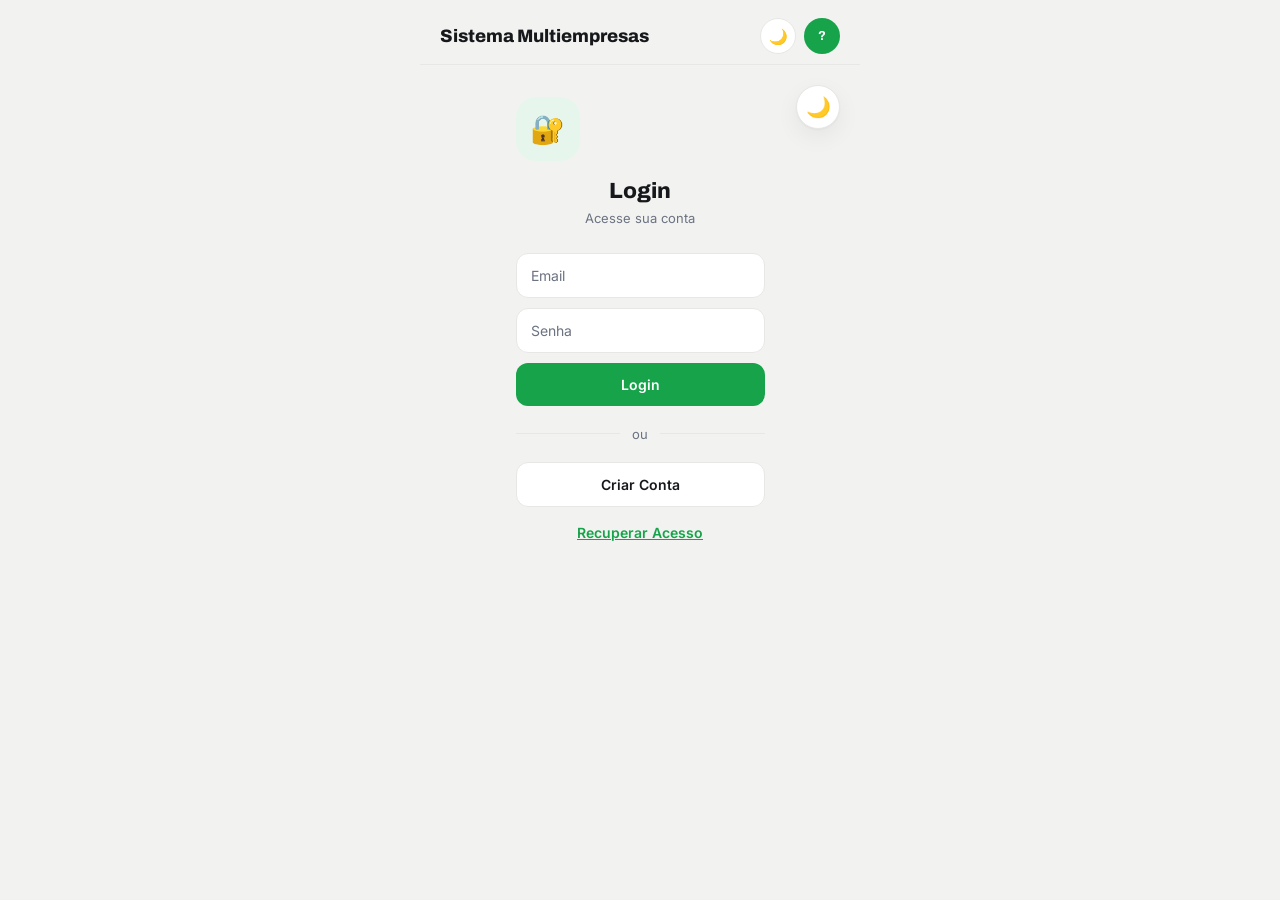
<file: index.html>
<!DOCTYPE html>
<html lang="pt-BR">
<head>
  <meta charset="UTF-8">
  <meta name="viewport" content="width=device-width, initial-scale=1.0">
  <title>Sistema Multiempresas</title>
  
  <!-- Fonts -->
  <link rel="preconnect" href="https://fonts.googleapis.com">
  <link href="https://fonts.googleapis.com/css2?family=Inter:wght@400;500;600;700&family=Archivo:wght@700;800&display=swap" rel="stylesheet">
  
  <!-- CSS Files -->
  <link rel="stylesheet" href="css/global.css">
  <link rel="stylesheet" href="css/themes.css">
  <link rel="stylesheet" href="css/components.css">
  <link rel="stylesheet" href="css/layout.css">
  <link rel="stylesheet" href="css/app.css">
</head>
<body>
  <!-- Main App Container -->
  <div class="app">
    <!-- Progress Bar -->
    <div class="lb" id="loadBar"></div>
    
    <!-- Topbar (Global) -->
    <div class="topbar" id="topbar">
      <div class="topbar-left">
        <h1 class="app-title" id="appTitle">Sistema Multiempresas</h1>
        <span class="hh-badge" id="householdBadge" style="display:none;"></span>
      </div>
      <div class="topbar-actions">
        <button class="icon-btn" id="themeBtn" onclick="toggleTheme()" title="Alternar Tema">🌙</button>
        <button class="av-btn" id="avBtn" onclick="toggleAccountMenu()" title="Menu">?</button>
        <div class="acc-menu" id="accMenu" style="display:none;">
          <p class="acc-name" id="accName">User</p>
          <p class="acc-role" id="accRole">MEMBER</p>
          <button class="acc-btn" onclick="openModal('settingsModal')">Configurações</button>
          <button class="acc-logout" onclick="logout()">Logout</button>
        </div>
      </div>
    </div>

    <!-- Template Container (carregado dinamicamente) -->
    <div id="root">
      <!-- Templates serão injetados aqui -->
    </div>
  </div>

  <!-- FAB Button (Floating Action Button) -->
  <button class="fab" id="fab" onclick="openModal('settingsModal')" style="display:none;" title="Configurações">⚙️</button>

  <!-- Toast Notification -->
  <div id="toast"></div>

  <!-- Scripts em ordem -->
  <script src="js/middleware/authMiddleware.js"></script>
  <script src="js/middleware/permissionMiddleware.js"></script>
  <script src="js/middleware/rateLimiter.js"></script>
  <script src="js/security/encryption.js"></script>
  <script src="js/security/permissions.js"></script>
  <script src="js/security/sessionManager.js"></script>
  <script src="js/templateLoader.js"></script>
  
  <!-- FASE 3: Services -->
  <script src="js/services/validators.js"></script>
  <script src="js/services/authService.js"></script>
  <script src="js/services/dataService.js"></script>
  
  <!-- App -->
  <script src="js/main.js"></script>
</body>
</html>
</file>
<file: css/global.css>
/* ============================================
   GLOBAL.CSS - Reset + Variables + Typography
   ============================================ */

/* CSS Variables - Light Mode (default) */
:root {
  --bg: #F2F3F1;
  --card: #fff;
  --text: #16181B;
  --text-soft: #6B7280;
  --text-secondary: #6B7280;
  --border: #E7E8E6;
  --green: #16A34A;
  --green-bg: #E7F6EC;
  --danger: #DC2626;
  --shadow: 0 1px 2px rgba(16, 18, 20, 0.04), 0 8px 24px rgba(16, 18, 20, 0.06);
}

/* Dark Mode */
[data-theme="dark"] {
  --bg: #131417;
  --card: #1C1E22;
  --text: #F2F3F1;
  --text-soft: #8A8F98;
  --text-secondary: #8A8F98;
  --border: #2A2D32;
  --green: #22C55E;
  --green-bg: rgba(34, 197, 94, 0.14);
  --danger: #F87171;
  --shadow: 0 1px 2px rgba(0, 0, 0, 0.3), 0 8px 24px rgba(0, 0, 0, 0.35);
  --bg-hover: #252a31;
  --bg-input: #1a1d22;
}

/* Reset + Base Styles */
* {
  box-sizing: border-box;
}

body {
  margin: 0;
  background: var(--bg);
  color: var(--text);
  font-family: 'Inter', sans-serif;
  min-height: 100vh;
  display: flex;
  justify-content: center;
  transition: background 0.2s, color 0.2s;
}

/* Typography */
h1, h2, h3, h4, h5, h6 {
  font-family: 'Archivo', sans-serif;
  font-weight: 800;
  margin: 0;
}

h1 { font-size: 22px; }
h2 { font-size: 18px; }
h3 { font-size: 16px; }

p {
  margin: 0;
  line-height: 1.5;
}

button {
  font-family: 'Inter', sans-serif;
  cursor: pointer;
}

a {
  color: var(--green);
  text-decoration: none;
}

/* Utilities */
.hidden {
  display: none !important;
}

.text-soft {
  color: var(--text-soft);
}

.text-secondary {
  color: var(--text-secondary);
}
</file>
<file: css/themes.css>
/* ============================================
   THEMES.CSS - Dark/Light Mode + Animations
   ============================================ */

/* Loading Progress Bar */
.lb {
  position: fixed;
  top: 0;
  left: 0;
  height: 3px;
  width: 0%;
  background: var(--green);
  z-index: 100;
  opacity: 0;
  transition: width 0.3s, opacity 0.3s;
}

.lb.active {
  opacity: 1;
  animation: loadProgress 1.8s ease-in-out infinite;
}

.lb.done {
  width: 100% !important;
  opacity: 0;
  transition: width 0.2s, opacity 0.4s ease 0.2s;
  animation: none;
}

@keyframes loadProgress {
  0% { width: 0%; }
  30% { width: 50%; }
  70% { width: 80%; }
  100% { width: 90%; }
}

/* Modal Animations */
.modal {
  animation: slideUp 0.3s ease-out;
}

@keyframes slideUp {
  from {
    opacity: 0;
    transform: scale(0.9);
  }
  to {
    opacity: 1;
    transform: scale(1);
  }
}

/* Theme Toggle Button */
.themeToggleAuth {
  position: absolute;
  top: 20px;
  right: 20px;
  width: 44px;
  height: 44px;
  border-radius: 50%;
  border: 1px solid var(--border);
  background: var(--card);
  font-size: 20px;
  cursor: pointer;
  display: flex;
  align-items: center;
  justify-content: center;
  box-shadow: var(--shadow);
  transition: all 0.2s;
  z-index: 100;
}

.themeToggleAuth:hover {
  border-color: var(--green);
  color: var(--green);
}
</file>
<file: css/components.css>
/* ============================================
   COMPONENTS.CSS - Buttons, Inputs, Forms
   ============================================ */

/* Buttons */
.btn-p {
  width: 100%;
  background: var(--green);
  color: #fff;
  border: none;
  padding: 13px;
  border-radius: 12px;
  font-weight: 600;
  font-size: 14px;
  cursor: pointer;
  transition: all 0.2s;
}

.btn-p:hover {
  filter: brightness(0.95);
}

.btn-p:disabled {
  opacity: 0.6;
  cursor: default;
}

.btn-sec {
  width: 100%;
  background: var(--card);
  color: var(--text);
  border: 1px solid var(--border);
  padding: 13px;
  border-radius: 12px;
  font-weight: 600;
  font-size: 14px;
  cursor: pointer;
  transition: all 0.2s;
}

.btn-sec:hover {
  border-color: var(--green);
  color: var(--green);
}

.btn-back {
  background: none;
  border: none;
  color: var(--text-soft);
  font-size: 13px;
  cursor: pointer;
  margin-top: 8px;
  text-decoration: underline;
}

/* Icon Buttons */
.icon-btn {
  width: 36px;
  height: 36px;
  border-radius: 50%;
  border: 1px solid var(--border);
  background: var(--card);
  color: var(--text);
  font-size: 15px;
  cursor: pointer;
  display: flex;
  align-items: center;
  justify-content: center;
  transition: all 0.2s;
}

.icon-btn:hover {
  border-color: var(--green);
  color: var(--green);
}

/* Avatar Button */
.av-btn {
  width: 36px;
  height: 36px;
  border-radius: 50%;
  border: none;
  background: var(--green);
  color: #fff;
  font-family: 'Archivo', sans-serif;
  font-weight: 700;
  font-size: 13px;
  cursor: pointer;
  background-size: cover;
  background-position: center;
  overflow: hidden;
}

/* Form Elements */
input[type="email"],
input[type="text"],
input[type="number"],
input[type="password"],
input[type="color"],
input[type="file"] {
  width: 100%;
  font-family: 'Inter', sans-serif;
  font-size: 14px;
  border: 1px solid var(--border);
  background: var(--card);
  color: var(--text);
  padding: 13px 14px;
  border-radius: 12px;
  transition: all 0.2s;
}

input[type="color"] {
  height: 44px;
  padding: 8px 14px;
}

input[type="file"] {
  padding: 10px 14px;
  cursor: pointer;
}

input[type="time"] {
  font-family: 'Inter', sans-serif;
  font-size: 13px;
  border: 1px solid var(--border);
  background: var(--card);
  color: var(--text);
  padding: 8px 10px;
  border-radius: 8px;
  width: 90px;
}

input:focus,
select:focus,
textarea:focus {
  outline: 2px solid var(--green);
  outline-offset: 1px;
}

::placeholder {
  color: var(--text-soft);
}

select {
  width: 100%;
  font-family: 'Inter', sans-serif;
  font-size: 14px;
  border: 1px solid var(--border);
  background: var(--card);
  color: var(--text);
  padding: 13px 14px;
  border-radius: 12px;
  cursor: pointer;
}

/* Form Groups */
.form-group {
  display: flex;
  flex-direction: column;
  gap: 4px;
}

.form-group label {
  font-size: 12px;
  font-weight: 600;
  color: var(--text-soft);
  text-transform: uppercase;
  letter-spacing: 0.3px;
}

.form-group textarea {
  font-family: 'Inter', sans-serif;
  border: 1px solid var(--border);
  background: var(--card);
  color: var(--text);
  padding: 11px 14px;
  border-radius: 10px;
  resize: vertical;
  min-height: 80px;
  font-size: 14px;
}

/* Error Message */
.err {
  color: var(--danger);
  font-size: 12px;
  margin-top: 4px;
  display: none;
}

.err.show {
  display: block;
}

/* Badges */
.hh-badge {
  background: var(--green-bg);
  color: var(--green);
  font-size: 11px;
  font-weight: 600;
  padding: 3px 8px;
  border-radius: 8px;
  cursor: pointer;
  border: none;
  white-space: nowrap;
  max-width: 140px;
  overflow: hidden;
  text-overflow: ellipsis;
}

/* Dividers */
.auth-divider {
  display: flex;
  align-items: center;
  width: 100%;
  margin: 20px 0;
  color: var(--text-soft);
  font-size: 13px;
}

.auth-divider::before,
.auth-divider::after {
  content: '';
  flex: 1;
  height: 1px;
  background: var(--border);
}

.auth-divider span {
  padding: 0 12px;
}

/* Link/Button Styles */
.link-forgot {
  background: none;
  border: none;
  color: var(--green);
  font-size: 14px;
  font-weight: 600;
  cursor: pointer;
  margin-top: 16px;
  text-decoration: underline;
  font-family: 'Inter', sans-serif;
}
</file>
<file: css/layout.css>
/* ============================================
   LAYOUT.CSS - App Structure + Modals + FAB
   ============================================ */

/* App Container */
.app {
  width: 100%;
  max-width: 440px;
  min-height: 100vh;
  background: var(--bg);
  display: flex;
  flex-direction: column;
}

/* Topbar */
.topbar {
  display: flex;
  align-items: center;
  justify-content: space-between;
  padding: 18px 20px 10px;
  border-bottom: 1px solid var(--border);
  position: relative;
  z-index: 45;
}

.topbar-left {
  display: flex;
  align-items: center;
  gap: 8px;
}

.app-title {
  font-family: 'Archivo', sans-serif;
  font-weight: 800;
  font-size: 18px;
  margin: 0;
}

.topbar-actions {
  display: flex;
  align-items: center;
  gap: 8px;
  position: relative;
}

/* Account Menu */
.acc-menu {
  position: absolute;
  top: 100%;
  right: 0;
  background: var(--card);
  border: 1px solid var(--border);
  box-shadow: var(--shadow);
  border-radius: 12px;
  padding: 14px;
  min-width: 170px;
  z-index: 51;
  margin-top: 8px;
}

.acc-name {
  margin: 0;
  font-weight: 600;
  font-size: 14px;
  color: var(--text);
}

.acc-role {
  margin: 2px 0 10px 0;
  font-size: 11px;
  text-transform: uppercase;
  color: var(--green);
  letter-spacing: 0.4px;
}

.acc-btn {
  width: 100%;
  background: transparent;
  border: 1px solid var(--border);
  color: var(--text);
  padding: 8px;
  border-radius: 8px;
  cursor: pointer;
  font-family: 'Inter', sans-serif;
  font-size: 13px;
  margin-bottom: 6px;
  transition: all 0.2s;
}

.acc-btn:hover {
  border-color: var(--green);
  color: var(--green);
}

.acc-logout {
  width: 100%;
  background: transparent;
  border: 1px solid var(--border);
  color: var(--text);
  padding: 8px;
  border-radius: 8px;
  cursor: pointer;
  font-family: 'Inter', sans-serif;
  font-size: 13px;
  transition: all 0.2s;
}

.acc-logout:hover {
  border-color: var(--danger);
  color: var(--danger);
}

/* Main Content Area */
.main {
  flex: 1;
  padding: 4px 20px 90px;
  overflow-y: auto;
}

/* Modals */
.modal {
  position: fixed;
  top: 0;
  left: 0;
  width: 100%;
  height: 100%;
  background: rgba(0, 0, 0, 0.5);
  display: flex;
  align-items: center;
  justify-content: center;
  z-index: 50;
}

.modal.hidden {
  display: none;
}

.modal-content {
  position: relative;
  background: var(--card);
  width: 90%;
  max-width: 550px;
  border-radius: 14px;
  padding: 16px;
  max-height: 85vh;
  overflow-y: auto;
  box-shadow: var(--shadow);
}

.modal-title {
  font-family: 'Archivo', sans-serif;
  font-size: 18px;
  font-weight: 800;
  margin: 0 0 12px 0;
  padding-right: 32px;
  color: var(--text);
}

.modal-close {
  position: absolute;
  top: 12px;
  right: 12px;
  width: 32px;
  height: 32px;
  display: flex;
  align-items: center;
  justify-content: center;
  background: none;
  border: none;
  border-radius: 8px;
  color: var(--text-soft);
  font-size: 18px;
  cursor: pointer;
  z-index: 2;
  transition: all 0.2s;
}

.modal-close:hover {
  color: var(--text);
  background: var(--border);
}

.modal-header {
  display: flex;
  justify-content: space-between;
  align-items: center;
  padding: 16px;
  border-bottom: 1px solid var(--border);
}

.modal-header .modal-close {
  position: static;
  flex-shrink: 0;
}

.modal-header .modal-title {
  padding-right: 0;
}

.modal-form {
  display: grid;
  grid-template-columns: 1fr 1fr;
  gap: 12px;
  margin-top: 16px;
}

.modal-form .form-group:nth-child(1) {
  grid-column: 1 / -1;
}

.modal-form .form-group:nth-child(4) {
  grid-column: 1 / -1;
}

.modal-form .form-group:nth-child(4) > div {
  display: flex;
  gap: 6px;
  flex-wrap: wrap;
  justify-content: flex-start;
}

.modal-form .form-group:nth-child(4) > div button {
  flex: 0 1 calc(33.333% - 5px);
  font-size: 12px;
  padding: 6px 8px;
}

.modal-actions {
  display: flex;
  gap: 8px;
  margin-top: 12px;
}

.modal-actions button {
  flex: 1;
  padding: 11px;
  border-radius: 10px;
  border: none;
  font-weight: 600;
  font-size: 14px;
  cursor: pointer;
}

.modal-actions .btn-p {
  background: var(--green);
  color: #fff;
}

.modal-actions .btn-sec {
  background: var(--card);
  border: 1px solid var(--border);
  color: var(--text);
}

/* FAB - Floating Action Button */
.fab {
  position: fixed;
  bottom: 20px;
  right: 20px;
  width: 56px;
  height: 56px;
  background: var(--green);
  color: #fff;
  border: none;
  border-radius: 50%;
  font-size: 24px;
  cursor: pointer;
  display: flex;
  align-items: center;
  justify-content: center;
  box-shadow: 0 4px 12px rgba(22, 163, 74, 0.3);
  z-index: 40;
  transition: all 0.2s;
}

.fab:hover {
  filter: brightness(0.95);
}

.fab:active {
  transform: scale(0.95);
}

/* Toast Notifications */
#toast {
  position: fixed;
  bottom: 20px;
  left: 20px;
  background: var(--card);
  color: var(--text);
  padding: 12px 16px;
  border-radius: 10px;
  border: 1px solid var(--border);
  box-shadow: var(--shadow);
  max-width: 280px;
  opacity: 0;
  transition: opacity 0.3s;
  z-index: 60;
  display: none;
}

#toast.show {
  opacity: 1;
  display: block;
}

#toast.success {
  border-left: 4px solid var(--green);
}

#toast.danger {
  border-left: 4px solid var(--danger);
}

#toast.loading {
  border-left: 4px solid var(--green);
}

/* Status Messages */
.status-msg {
  text-align: center;
  color: var(--text-soft);
  padding: 20px;
  font-size: 14px;
}
</file>
<file: css/app.css>
/* ============================================
   APP.CSS - App-Specific Styles
   ============================================ */

/* Esconder telas por padrão (JS mostra a correta) */
#authScreen, #householdsScreen, #appScreen {
  display: none;
}

/* Auth Screen */
.auth-screen {
  flex: 1;
  display: flex;
  flex-direction: column;
  align-items: center;
  justify-content: center;
  padding: 32px;
  text-align: center;
  position: relative;
}

.auth-icon {
  width: 64px;
  height: 64px;
  border-radius: 20px;
  background: var(--green-bg);
  display: flex;
  align-items: center;
  justify-content: center;
  font-size: 28px;
  margin-bottom: 18px;
}

.auth-screen h1 {
  font-family: 'Archivo', sans-serif;
  font-size: 22px;
  margin: 0 0 6px 0;
  color: var(--text);
}

.auth-screen p {
  color: var(--text-soft);
  font-size: 13px;
  margin: 0 0 24px 0;
  line-height: 1.5;
}

.auth-screen form {
  width: 100%;
  display: flex;
  flex-direction: column;
  gap: 10px;
}

.auth-div {
  display: flex;
  align-items: center;
  gap: 10px;
  margin: 4px 0;
  width: 100%;
}

.auth-div span {
  font-size: 12px;
  color: var(--text-soft);
  white-space: nowrap;
}

.auth-div hr {
  flex: 1;
  border: none;
  border-top: 1px solid var(--border);
}

/* Household Screen */
.hh-screen {
  flex: 1;
  display: flex;
  flex-direction: column;
  padding: 20px 20px 90px 20px;
}

.hh-screen h2 {
  font-family: 'Archivo', sans-serif;
  font-weight: 800;
  font-size: 18px;
  margin: 0 0 4px 0;
  color: var(--text);
}

.hh-screen .sub {
  font-size: 13px;
  color: var(--text-soft);
  margin: 0 0 20px 0;
}

.hh-list {
  display: flex;
  flex-direction: column;
  gap: 10px;
  margin-bottom: 16px;
}

.hh-card {
  background: var(--card);
  border: 1px solid var(--border);
  border-radius: 14px;
  padding: 16px;
  display: flex;
  align-items: center;
  justify-content: space-between;
  box-shadow: var(--shadow);
  cursor: pointer;
  transition: border-color 0.15s;
}

.hh-card:hover {
  border-color: var(--green);
}

.hh-name {
  font-weight: 700;
  font-size: 15px;
  color: var(--text);
}

.hh-meta {
  font-size: 12px;
  color: var(--text-soft);
  margin-top: 2px;
}

.hh-actions {
  display: flex;
  align-items: center;
  gap: 4px;
}

.hh-icon {
  width: 36px;
  height: 36px;
  display: flex;
  align-items: center;
  justify-content: center;
  background: none;
  border: none;
  border-radius: 8px;
  font-size: 16px;
  cursor: pointer;
  color: var(--text-soft);
  transition: background 0.15s;
}

.hh-icon:hover {
  background: var(--border);
}

.hh-acts {
  display: flex;
  gap: 8px;
}

.hh-ab {
  background: none;
  border: none;
  color: var(--text-soft);
  font-size: 15px;
  padding: 4px;
  cursor: pointer;
  transition: color 0.15s;
}

.hh-ab:hover {
  color: var(--green);
}

.hh-ab.del:hover {
  color: var(--danger);
}

.hh-add {
  width: 100%;
  background: var(--green-bg);
  color: var(--green);
  border: none;
  padding: 14px;
  border-radius: 14px;
  font-weight: 600;
  font-size: 14px;
  margin-top: 4px;
  cursor: pointer;
  transition: all 0.2s;
}

.hh-add:hover {
  filter: brightness(0.95);
}

/* Add Form */
.add-form-wrap {
  margin: 10px 0 16px 0;
  background: var(--card);
  border: 1px solid var(--border);
  border-radius: 14px;
  padding: 12px;
  box-shadow: var(--shadow);
}

.add-row1 {
  display: flex;
  gap: 8px;
  align-items: center;
}

.add-row1 input {
  flex: 1;
  padding: 11px 14px;
  font-size: 14px;
}

.add-btn {
  width: 42px;
  height: 42px;
  background: var(--green);
  color: #fff;
  border: none;
  border-radius: 10px;
  font-size: 20px;
  flex-shrink: 0;
  display: flex;
  align-items: center;
  justify-content: center;
  cursor: pointer;
  transition: all 0.2s;
}

.add-btn:hover {
  filter: brightness(0.95);
}

.expand-btn {
  width: 34px;
  height: 34px;
  background: none;
  border: 1px solid var(--border);
  border-radius: 8px;
  color: var(--text-soft);
  font-size: 14px;
  flex-shrink: 0;
  display: flex;
  align-items: center;
  justify-content: center;
  transition: transform 0.2s;
  cursor: pointer;
}

.expand-btn.open {
  transform: rotate(90deg);
}

.add-extra {
  display: none;
  padding-top: 10px;
  border-top: 1px solid var(--border);
  margin-top: 10px;
  flex-direction: column;
  gap: 8px;
}

.add-extra.show {
  display: flex;
}

.qty-unit-row {
  display: flex;
  gap: 8px;
}

.qty-unit-row input {
  flex: 1;
}

.unit-sel {
  width: 90px;
  flex-shrink: 0;
  padding: 11px 8px;
  font-size: 13px;
}

/* Category Pills */
.cat-pills-wrap {
  overflow-x: auto;
  -webkit-overflow-scrolling: touch;
  padding-bottom: 2px;
  margin: 10px 0;
}

.cat-pills-wrap::-webkit-scrollbar {
  display: none;
}

.cat-pills {
  display: flex;
  gap: 6px;
  white-space: nowrap;
}

.cat-pill {
  border: 1px solid var(--border);
  padding: 6px 10px;
  border-radius: 20px;
  font-size: 12px;
  font-weight: 600;
  cursor: pointer;
  background: var(--bg);
  color: var(--text-soft);
  white-space: nowrap;
  transition: all 0.15s;
}

.cat-pill.selected {
  border-color: transparent;
  background: var(--green);
  color: #fff;
}

/* Filter Row */
.filter-row {
  display: flex;
  align-items: center;
  gap: 8px;
  margin-bottom: 14px;
  flex-wrap: wrap;
}

.search-wrap {
  display: flex;
  align-items: center;
  width: 100%;
  gap: 8px;
  order: 3;
}

.search-wrap input {
  flex: 1;
  min-width: 120px;
  padding: 8px 12px;
  font-size: 13px;
  height: 34px;
}

.search-clear {
  background: none;
  border: none;
  color: var(--text-soft);
  padding: 4px 8px;
  cursor: pointer;
  font-size: 14px;
  line-height: 1;
  transition: color 0.15s;
}

.search-clear:hover {
  color: var(--green);
}

.tabs {
  display: flex;
  gap: 6px;
  flex: 1;
  order: 1;
}

.group-toggle {
  padding: 6px 10px;
  border: 1px solid var(--border);
  background: transparent;
  color: var(--text-soft);
  border-radius: 8px;
  cursor: pointer;
  font-size: 12px;
  white-space: nowrap;
  transition: all 0.2s;
}

.group-toggle.active {
  background: var(--green-bg);
  color: var(--green);
  border-color: transparent;
}

.status-filters {
  display: flex;
  gap: 6px;
  flex: 1;
  order: 2;
}

.status-filters button {
  padding: 6px 10px;
  border: 1px solid var(--border);
  background: transparent;
  color: var(--text-soft);
  border-radius: 8px;
  cursor: pointer;
  font-size: 12px;
  white-space: nowrap;
  transition: all 0.2s;
}

.status-filters button.active {
  background: var(--green);
  color: #fff;
  border-color: var(--green);
}

/* Section Label */
.sec-label {
  font-size: 11px;
  font-weight: 700;
  color: var(--text-soft);
  margin: 16px 0 6px 0;
  text-transform: uppercase;
  letter-spacing: 0.4px;
  display: flex;
  align-items: center;
  gap: 6px;
}

/* Items List */
ul.items {
  list-style: none;
  margin: 0 0 8px 0;
  padding: 0;
  display: flex;
  flex-direction: column;
  gap: 6px;
}

.item {
  background: var(--card);
  border: 1px solid var(--border);
  border-radius: 12px;
  padding: 10px 12px;
  display: flex;
  align-items: center;
  gap: 10px;
  box-shadow: var(--shadow);
  transition: all 0.15s;
}

.item.checked {
  opacity: 0.5;
}

.item-check {
  width: 20px;
  height: 20px;
  border: 2px solid var(--border);
  border-radius: 6px;
  cursor: pointer;
  display: flex;
  align-items: center;
  justify-content: center;
  flex-shrink: 0;
  transition: all 0.15s;
}

.item.checked .item-check {
  background: var(--green);
  border-color: var(--green);
  color: #fff;
  font-size: 13px;
}

.item-info {
  flex: 1;
  min-width: 0;
}

.item-name {
  font-weight: 500;
  font-size: 14px;
  margin: 0;
  color: var(--text);
}

.item-meta {
  font-size: 11px;
  color: var(--text-soft);
  margin: 2px 0 0 0;
}

.item-cat {
  display: inline-block;
  background: var(--border);
  color: var(--text-soft);
  padding: 2px 6px;
  border-radius: 4px;
  font-size: 10px;
  margin-right: 4px;
}

.item-actions {
  display: flex;
  gap: 6px;
  flex-shrink: 0;
}

.item-action {
  background: none;
  border: none;
  color: var(--text-soft);
  font-size: 14px;
  padding: 4px;
  cursor: pointer;
  display: flex;
  align-items: center;
  justify-content: center;
  transition: color 0.15s;
}

.item-action:hover {
  color: var(--green);
}

.item-action.del:hover {
  color: var(--danger);
}

.item-action.sel {
  background: rgba(120, 120, 120, 0.15);
  border-radius: 6px;
}

.item.selected .item-action.sel {
  background: var(--green-bg);
  color: var(--green);
}

/* Empty State */
.empty {
  text-align: center;
  padding: 32px 20px;
  color: var(--text-soft);
}

.empty-icon {
  font-size: 32px;
  margin-bottom: 8px;
}

.empty-text {
  font-size: 14px;
}

/* Settings Tabs */
.settings-tab {
  flex: 1;
  padding: 12px 16px;
  background: none;
  border: none;
  border-bottom: 2px solid transparent;
  color: var(--text-secondary);
  font-size: 13px;
  font-weight: 600;
  cursor: pointer;
  transition: all 0.2s;
  white-space: nowrap;
}

.settings-tab:hover {
  color: var(--text);
}

.settings-tab.active {
  color: var(--green);
  border-bottom-color: var(--green);
}

.settings-tab-content {
  display: none;
}

.settings-tab-content:not(.hidden) {
  display: block;
}

.settings-tab-content.hidden {
  display: none;
}

/* Schedule Row */
.schedule-row {
  display: grid;
  grid-template-columns: auto 1fr 1fr;
  gap: 6px;
  align-items: center;
  padding: 8px;
  border: 1px solid var(--border);
  border-radius: 6px;
}

.schedule-row label {
  display: flex;
  align-items: center;
  gap: 8px;
  margin: 0;
  padding: 0;
}

.schedule-row > span {
  font-size: 13px;
  font-weight: 600;
  color: var(--text);
}

.schedule-time {
  width: 100%;
  min-width: 0;
  box-sizing: border-box;
  font-size: 12px;
  padding: 6px 4px;
}

@media (max-width: 480px) {
  .schedule-row {
    grid-template-columns: auto 1fr 1fr;
    gap: 4px;
    padding: 6px;
  }
  .schedule-time {
    font-size: 11px;
    padding: 6px 2px;
  }
}

/* User Card */
.user-card {
  padding: 12px;
  border: 1px solid var(--border);
  border-radius: 6px;
  display: flex;
  justify-content: space-between;
  align-items: center;
}

.user-card-info {
  flex: 1;
}

.user-card-name {
  font-weight: 600;
  font-size: 13px;
  color: var(--text);
}

.user-card-role {
  font-size: 12px;
  color: var(--text-secondary);
}

.user-card-actions {
  display: flex;
  gap: 8px;
}

.user-card-btn {
  background: none;
  border: 1px solid var(--border);
  padding: 6px 10px;
  border-radius: 4px;
  cursor: pointer;
  color: var(--text-secondary);
  font-size: 12px;
  transition: all 0.2s;
}

.user-card-btn:hover {
  background: var(--border);
  color: var(--text);
}
</file>
